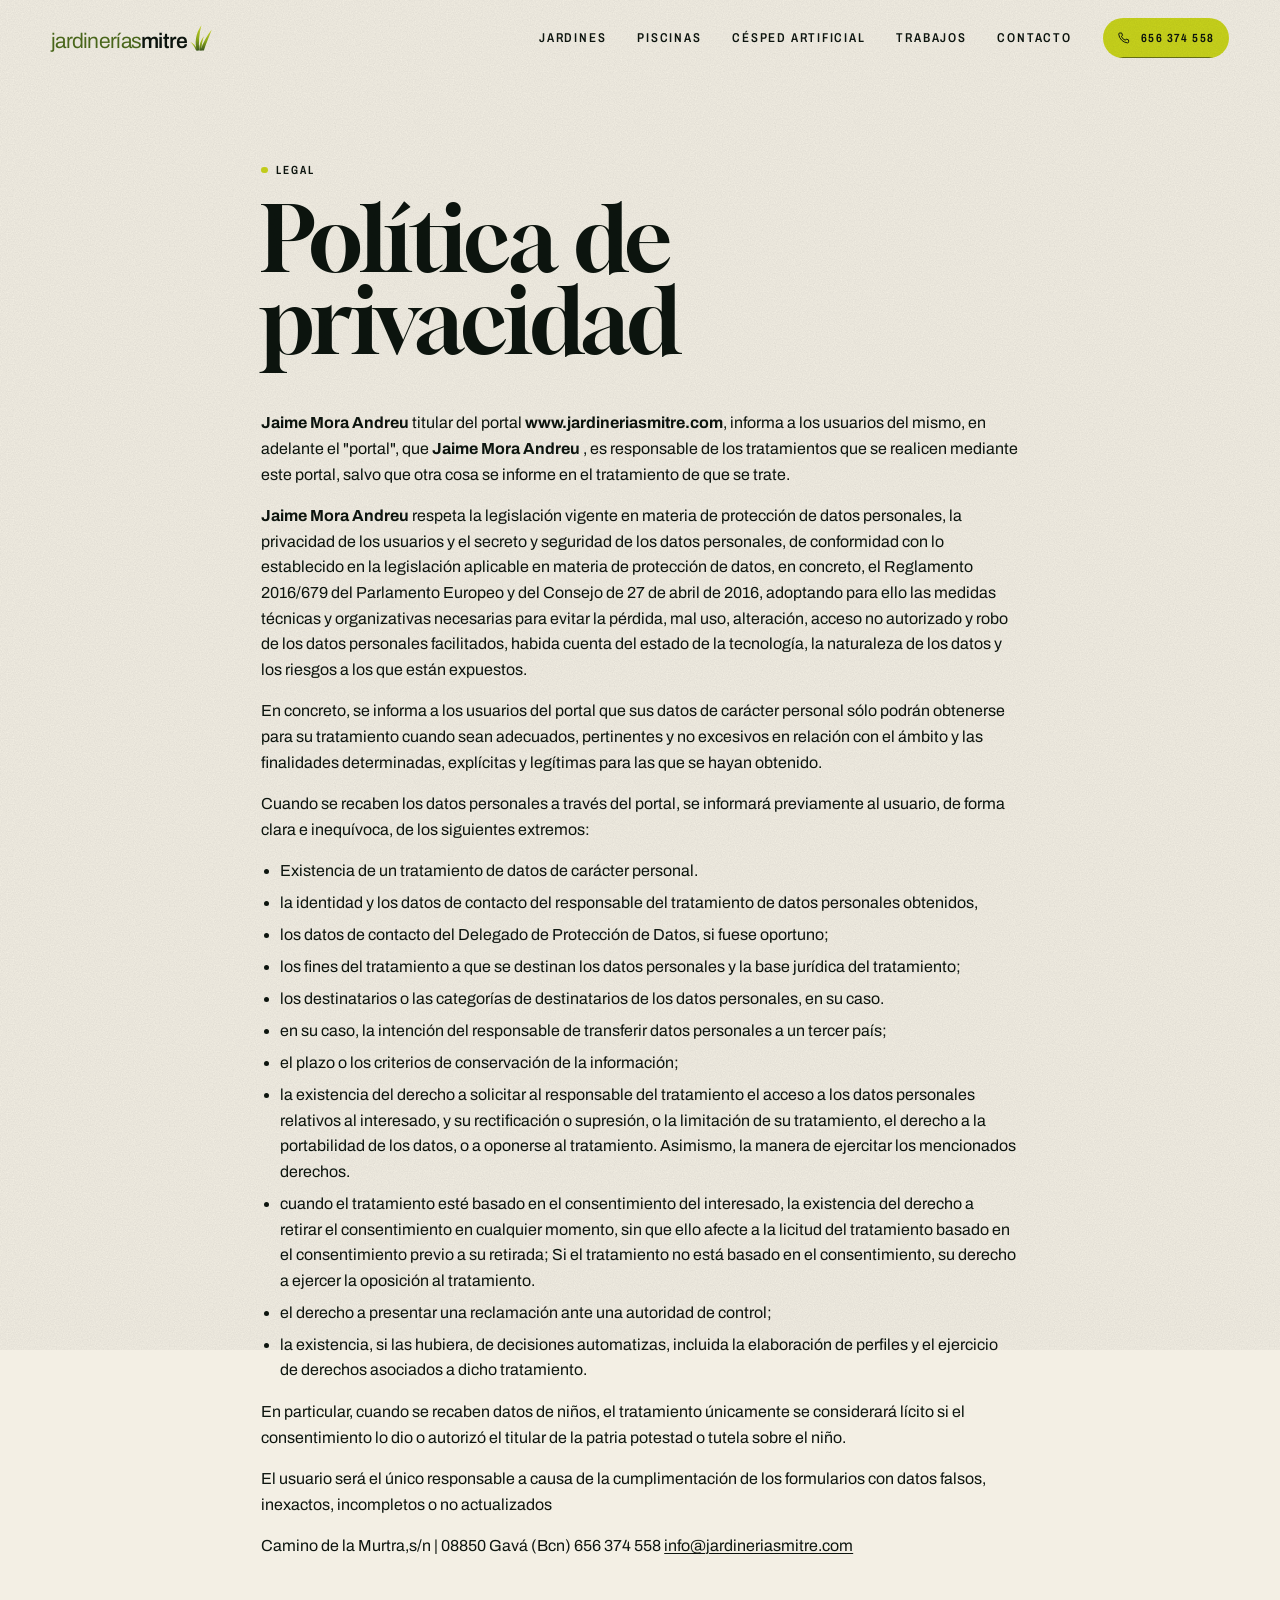
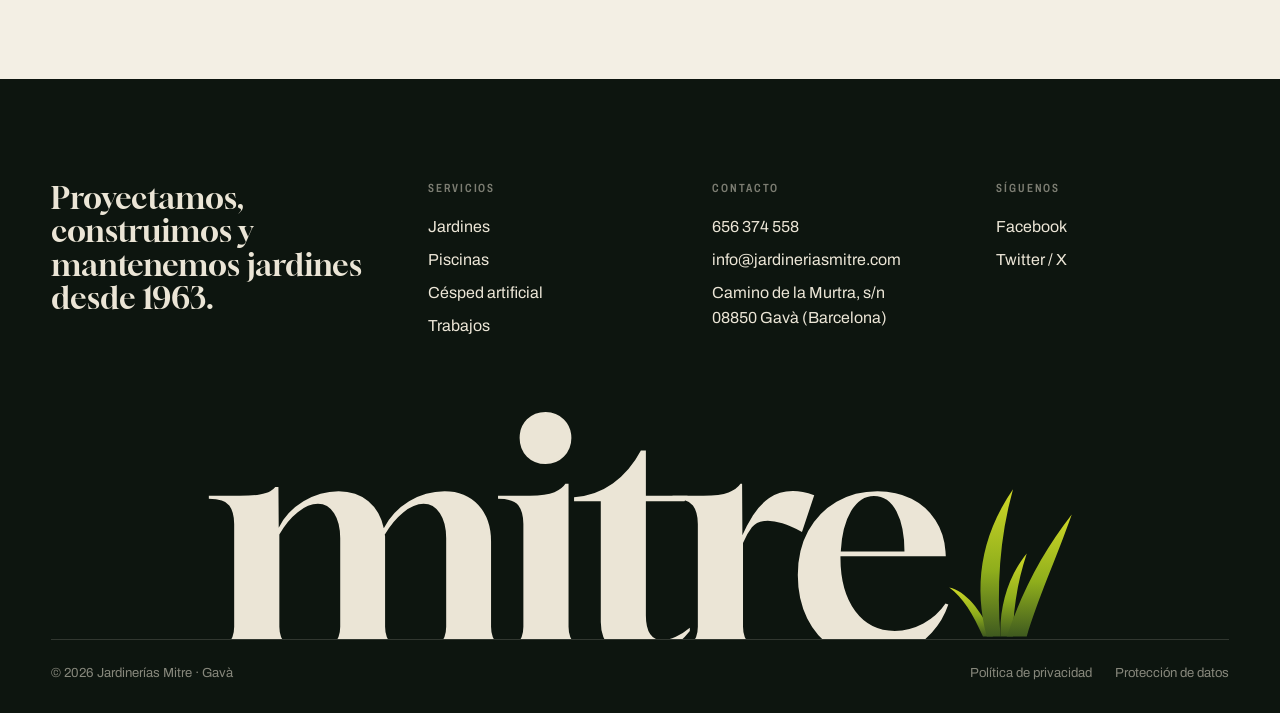
<file: privacidad.html>
<!doctype html>
<html lang="es" class="no-js">
<head>
<meta charset="utf-8">
<meta name="viewport" content="width=device-width, initial-scale=1">
<title>Política de privacidad | Jardinerías Mitre</title>
<meta name="description" content="Política de privacidad de jardineriasmitre.com">
<meta name="theme-color" content="#0d150f">
<meta property="og:type" content="website">
<meta property="og:locale" content="es_ES">
<meta property="og:title" content="Política de privacidad | Jardinerías Mitre">
<meta property="og:description" content="Política de privacidad de jardineriasmitre.com">
<meta property="og:image" content="https://jardineriasmitre.com/img/section-9.webp">
<link rel="icon" href="img/brote.svg" type="image/svg+xml">
<link rel="preconnect" href="https://fonts.googleapis.com">
<link rel="preconnect" href="https://fonts.gstatic.com" crossorigin>
<link href="https://fonts.googleapis.com/css2?family=Archivo:wdth,wght@62..125,100..900&family=Gloock&display=swap" rel="stylesheet">
<link rel="stylesheet" href="assets/css/styles.css">
<script>(function(d){d.classList.remove('no-js');try{if(!sessionStorage.getItem('mitre-intro')&&!matchMedia('(prefers-reduced-motion: reduce)').matches)d.classList.add('intro-on')}catch(e){}})(document.documentElement)</script>
<script src="assets/js/main.js" defer></script>
</head>
<body>
<div class="intro" aria-hidden="true">
  <div class="intro__cols"><i></i><i></i><i></i><i></i><i></i><i></i></div>
  <div class="intro__stage">
    <div class="intro__glow"></div>
    <div class="intro__mark">
      <div class="intro__wordmark"><span class="intro__word j">jardinerías</span><span class="intro__word m">mitre</span></div>
      <svg class="intro__sprout" viewBox="0 0 100 120" aria-hidden="true"><defs><linearGradient id="ig" x1="0" y1="0" x2="0" y2="1"><stop offset="0" stop-color="#cfd827"/><stop offset=".55" stop-color="#8fae1c"/><stop offset="1" stop-color="#3f5a1f"/></linearGradient></defs><g fill="url(#ig)"><path class="blade b1" d="M28 118C20 100 12 87 1 79c13 3 25 17 35 39z"/><path class="blade b2" d="M31 118C21 80 25 40 52 1 41 40 39 80 42 118z"/><path class="blade b3" d="M42 118c-1-23 6-48 21-66-7 21-11 44-11 66z"/><path class="blade b4" d="M47 118C60 80 77 49 99 21 87 55 71 90 63 118z"/></g></svg>
      <span class="intro__com">.com</span>
      <span class="intro__ground"></span>
    </div>
    <div class="intro__row"><span class="intro__year label">Desde <b>1963</b></span><span class="label intro__skip">Gavà · Barcelona</span></div>
  </div>
</div>
<a class="sr-only" href="#main">Saltar al contenido</a>
<header class="header header--light">
  <div class="wrap header__in">
    <a class="brand" href="index.html" aria-label="Jardinerías Mitre — inicio">
      <span class="brand__word"><span class="j">jardinerías</span><b>mitre</b></span>
      <img class="brand__sprout" src="img/brote.svg" alt="" width="22" height="26">
    </a>
    <nav class="nav" aria-label="Principal">
      <a href="jardines.html">Jardines</a>
      <a href="piscinas.html">Piscinas</a>
      <a href="cesped.html">Césped artificial</a>
      <a href="index.html#trabajos">Trabajos</a>
      <a href="index.html#contacto">Contacto</a>
      <a class="btn" href="tel:+34656374558"><svg viewBox="0 0 24 24" fill="none" stroke="currentColor" stroke-width="1.7" aria-hidden="true"><path d="M5 3.5h3.2l1.6 4.3-2.1 1.4a11 11 0 0 0 7.1 7.1l1.4-2.1 4.3 1.6V19a2 2 0 0 1-2 2A17.5 17.5 0 0 1 3 5.5a2 2 0 0 1 2-2Z"/></svg>656 374 558</a>
      <button class="burger" aria-label="Abrir menú" aria-expanded="false" aria-controls="mmenu"><span></span><span></span></button>
    </nav>
  </div>
</header>
<div class="mmenu" id="mmenu">
  <ol>
    <li><a href="index.html">Inicio</a></li>
    <li><a href="jardines.html">Jardines</a></li>
    <li><a href="piscinas.html">Piscinas</a></li>
    <li><a href="cesped.html">Césped</a></li>
    <li><a href="index.html#contacto">Contacto</a></li>
  </ol>
  <div class="mmenu__foot">
    <a href="tel:+34656374558">656 374 558</a>
    <a href="mailto:info@jardineriasmitre.com">info@jardineriasmitre.com</a>
    <span class="muted">Camino de la Murtra, s/n · Gavà</span>
  </div>
</div>
<main id="main" class="legal"><div class="wrap"><span class="label label--dot">Legal</span><h1 class="display">Política de privacidad</h1>
<p>
<strong>Jaime Mora Andreu  </strong>titular del portal 
<strong>www.jardineriasmitre.com</strong>, informa a los usuarios del mismo, en adelante el "portal", que 
<strong>Jaime Mora Andreu</strong> , es responsable de los tratamientos que se realicen mediante este portal, salvo que otra cosa se informe en el tratamiento de que se trate.</p>
<p>
<strong>Jaime Mora Andreu </strong>
respeta la legislaci&oacute;n vigente en materia de protecci&oacute;n de datos personales, la privacidad de los usuarios y el secreto y seguridad de los datos personales, de conformidad con lo establecido en la legislaci&oacute;n aplicable en materia de protecci&oacute;n de datos, en concreto, el Reglamento 2016/679 del Parlamento Europeo y del Consejo de 27 de abril de 2016, adoptando para ello las medidas t&eacute;cnicas y organizativas necesarias para evitar la p&eacute;rdida, mal uso, alteraci&oacute;n, acceso no autorizado y robo de los datos personales facilitados, habida cuenta del estado de la tecnolog&iacute;a, la naturaleza de los datos y los riesgos a los que est&aacute;n expuestos.</p>
<p>En concreto, se informa a los usuarios del portal que sus datos de car&aacute;cter personal s&oacute;lo podr&aacute;n obtenerse para su tratamiento cuando sean adecuados, pertinentes y no excesivos en relaci&oacute;n con el &aacute;mbito y las finalidades determinadas, expl&iacute;citas y leg&iacute;timas para las que se hayan obtenido.</p>
<p>Cuando se recaben los datos personales a trav&eacute;s del portal, se informar&aacute; previamente al usuario, de forma clara e inequ&iacute;voca, de los siguientes extremos:<br>
<ul>
	<li>Existencia de un tratamiento de datos de car&aacute;cter personal. </li>
	<li>la identidad y los datos de contacto del responsable del tratamiento de datos personales obtenidos, </li>
	<li>los datos de contacto del Delegado de Protecci&oacute;n de Datos, si fuese oportuno; </li>
	<li>los fines del tratamiento a que se destinan los datos personales y la base jur&iacute;dica del tratamiento; </li>
	<li>los destinatarios o las categor&iacute;as de destinatarios de los datos personales, en su caso.</li> 
	<li>en su caso, la intenci&oacute;n del responsable de transferir datos personales a un tercer pa&iacute;s; </li>
	<li>el plazo o los criterios de conservaci&oacute;n de la informaci&oacute;n; </li>
	<li>la existencia del derecho a solicitar al responsable del tratamiento el acceso a los datos personales relativos al interesado, y su rectificaci&oacute;n o supresi&oacute;n, o la limitaci&oacute;n de su tratamiento, el derecho a la portabilidad de los datos, o a oponerse al tratamiento. Asimismo, la manera de ejercitar los mencionados derechos. </li>
	<li>cuando el tratamiento est&eacute; basado en el consentimiento del interesado, la existencia del derecho a retirar el consentimiento en cualquier momento, sin que ello afecte a la licitud del tratamiento basado en el consentimiento previo a su retirada; Si el tratamiento no est&aacute; basado en el consentimiento, su derecho a ejercer la oposici&oacute;n al tratamiento. </li>
	<li>el derecho a presentar una reclamaci&oacute;n ante una autoridad de control; </li>
	<li>la existencia, si las hubiera, de decisiones automatizas, incluida la elaboraci&oacute;n de perfiles y el ejercicio de derechos asociados a dicho tratamiento.</li>
</ul>
</p>
<p>En particular, cuando se recaben datos de ni&ntilde;os, el tratamiento &uacute;nicamente se considerar&aacute; l&iacute;cito si el consentimiento lo dio o autoriz&oacute; el titular de la patria potestad o tutela sobre el ni&ntilde;o.</p>
<p>El usuario ser&aacute; el &uacute;nico responsable a causa de la cumplimentaci&oacute;n de los formularios con datos falsos, inexactos, incompletos o no actualizados</p>
		</section >
		<section>
								<span></span>
								Camino de la Murtra,s/n | 08850 Gav&aacute; (Bcn)
								<span></span>
								656 374 558
								<span></span>
								<a href="mailto:info@jardineriasmitre.com" target="_blank">info@jardineriasmitre.com</a>
</div></main>
<footer class="footer">
  <div class="wrap">
    <div class="footer__grid">
      <p class="footer__claim">Proyectamos, construimos y mantenemos jardines desde 1963.</p>
      <div>
        <h4 class="label">Servicios</h4>
        <ul>
          <li><a class="link-u" href="jardines.html">Jardines</a></li>
          <li><a class="link-u" href="piscinas.html">Piscinas</a></li>
          <li><a class="link-u" href="cesped.html">Césped artificial</a></li>
          <li><a class="link-u" href="index.html#trabajos">Trabajos</a></li>
        </ul>
      </div>
      <div>
        <h4 class="label">Contacto</h4>
        <ul>
          <li><a class="link-u" href="tel:+34656374558">656 374 558</a></li>
          <li><a class="link-u" href="mailto:info@jardineriasmitre.com">info@jardineriasmitre.com</a></li>
          <li>Camino de la Murtra, s/n<br>08850 Gavà (Barcelona)</li>
        </ul>
      </div>
      <div>
        <h4 class="label">Síguenos</h4>
        <ul>
          <li><a class="link-u" href="https://www.facebook.com/JardineriasMitre/" target="_blank" rel="noopener">Facebook</a></li>
          <li><a class="link-u" href="https://twitter.com/MitreJardineria" target="_blank" rel="noopener">Twitter / X</a></li>
        </ul>
      </div>
    </div>
    <div class="footer__mega" aria-hidden="true">mitre<img src="img/brote.svg" alt=""></div>
    <div class="footer__bar">
      <span>© <span data-year>2026</span> Jardinerías Mitre · Gavà</span>
      <nav aria-label="Legal"><a class="link-u" href="privacidad.html">Política de privacidad</a><a class="link-u" href="proteccion.html">Protección de datos</a></nav>
    </div>
  </div>
</footer>
<a class="fab" href="tel:+34656374558" aria-label="Llamar al 656 374 558"><svg viewBox="0 0 24 24" fill="none" stroke="currentColor" stroke-width="1.7" aria-hidden="true"><path d="M5 3.5h3.2l1.6 4.3-2.1 1.4a11 11 0 0 0 7.1 7.1l1.4-2.1 4.3 1.6V19a2 2 0 0 1-2 2A17.5 17.5 0 0 1 3 5.5a2 2 0 0 1 2-2Z"/></svg></a>
</body>
</html>
</file>
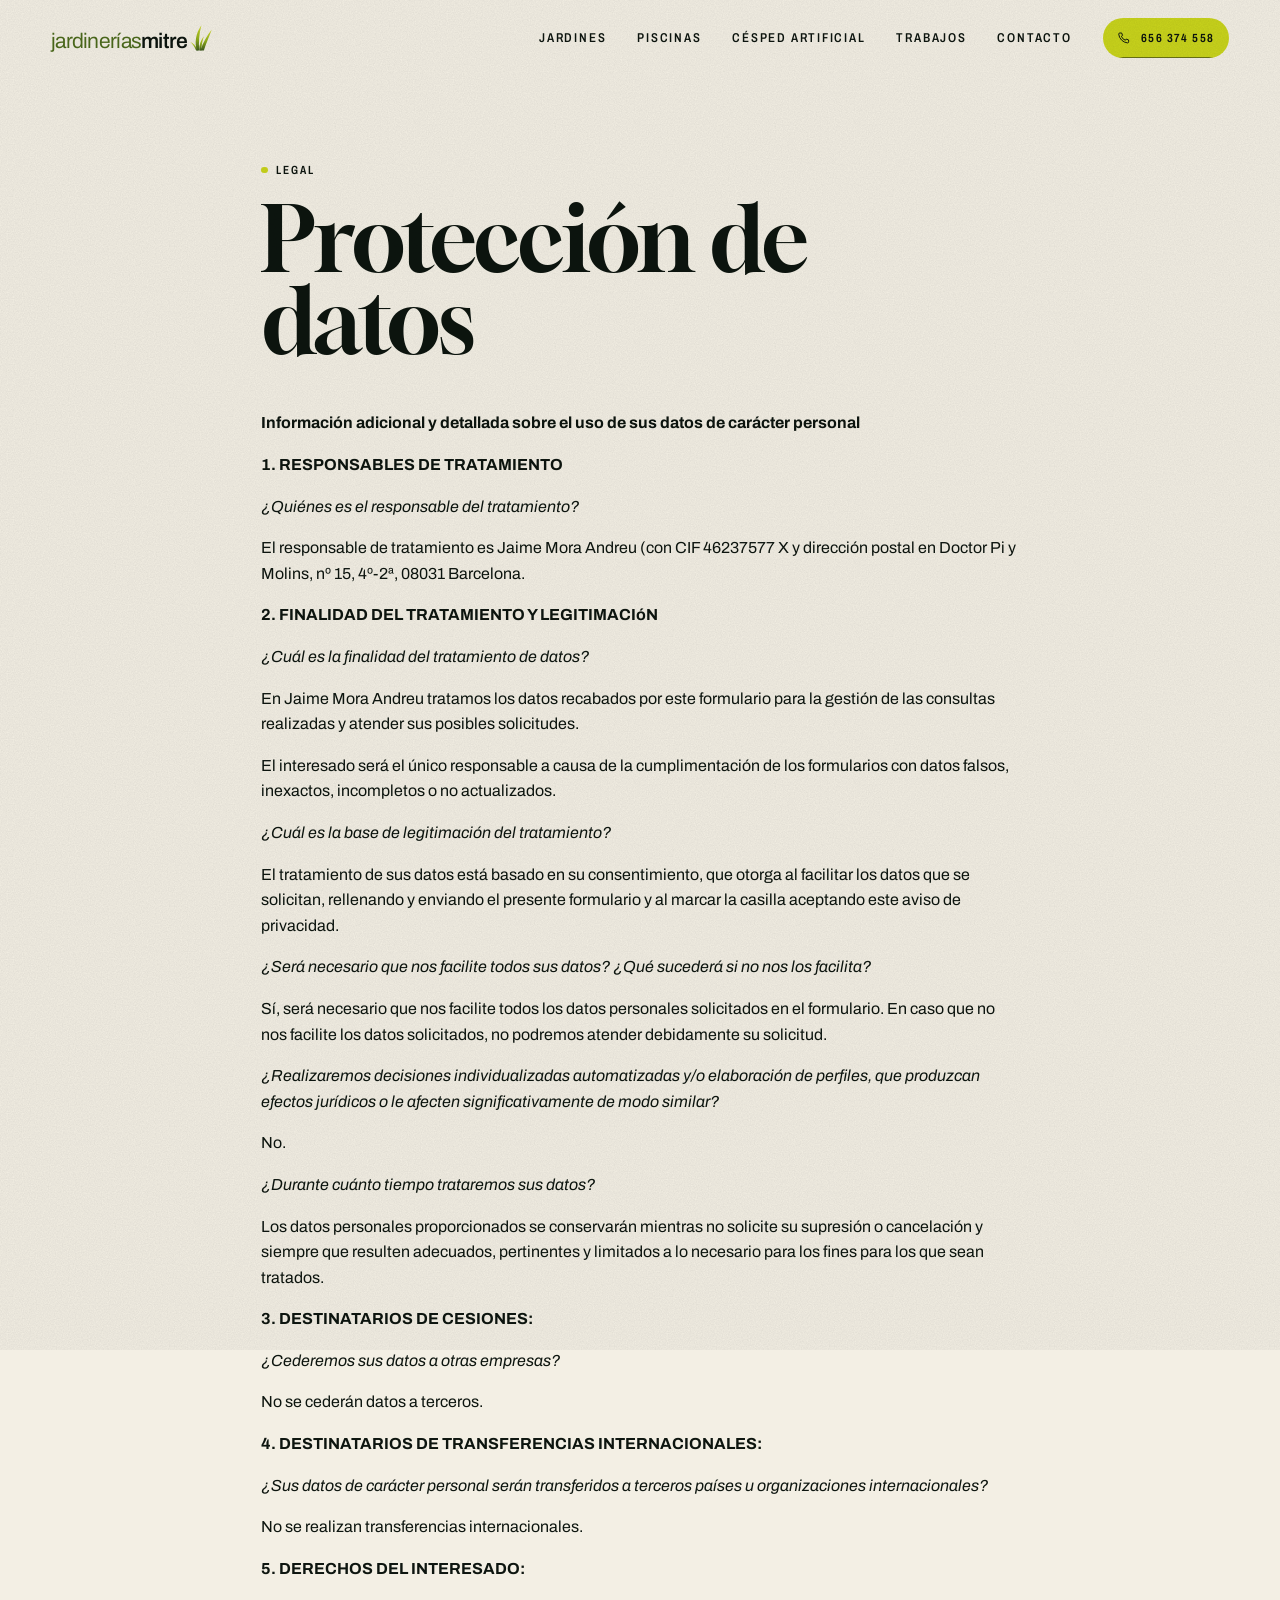
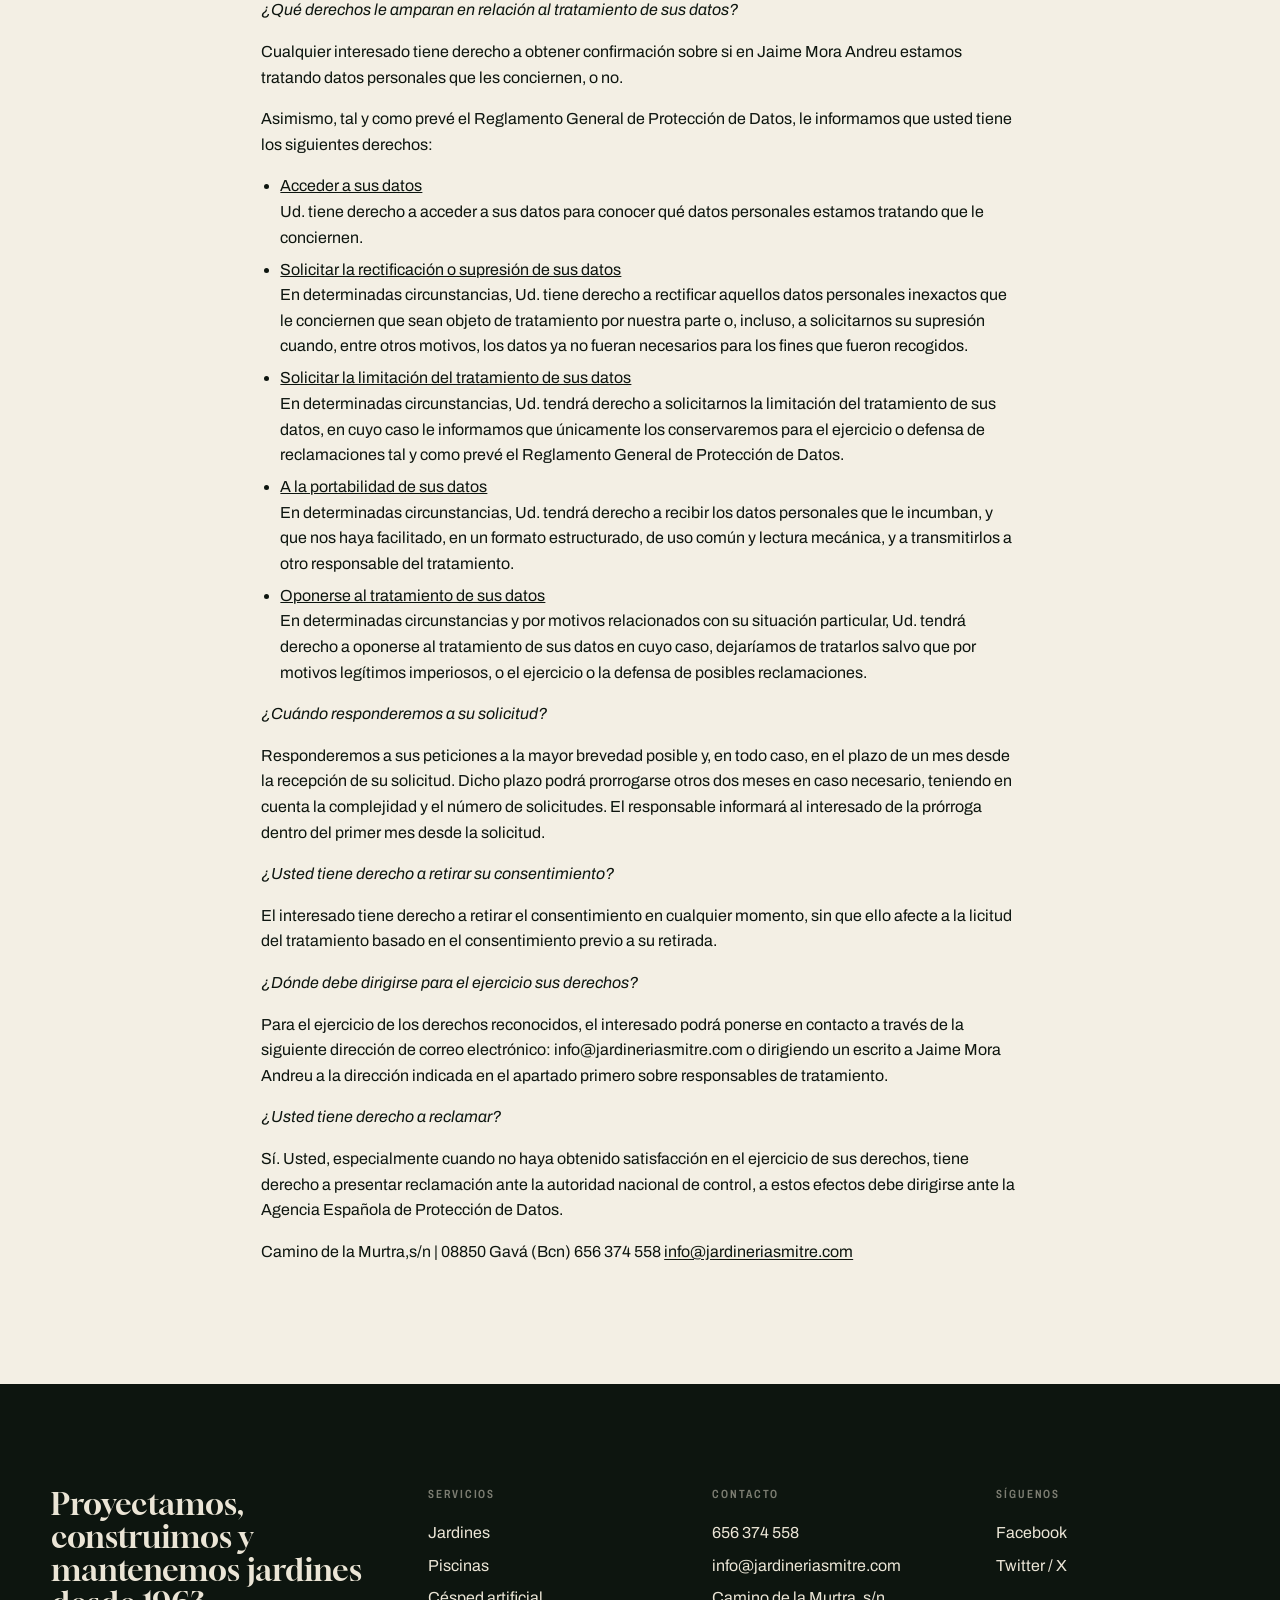
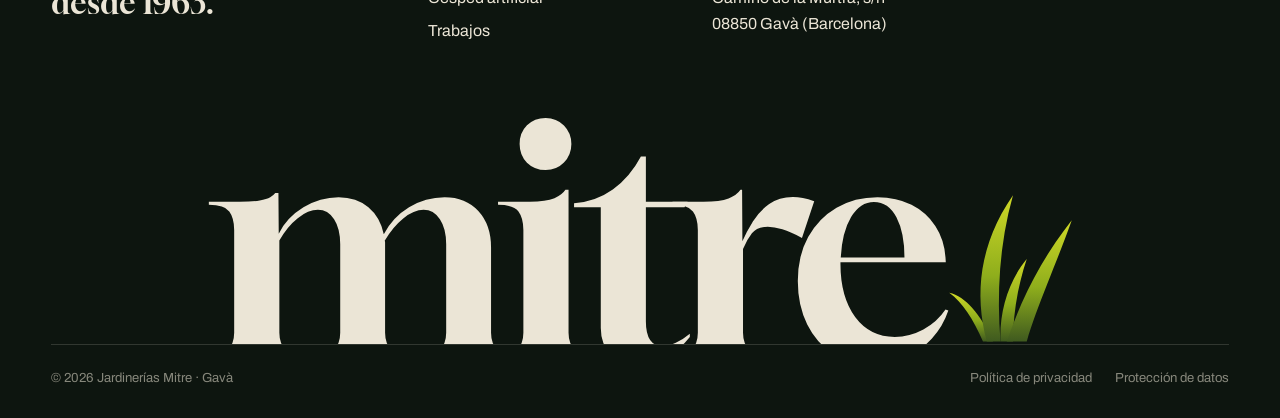
<file: proteccion.html>
<!doctype html>
<html lang="es" class="no-js">
<head>
<meta charset="utf-8">
<meta name="viewport" content="width=device-width, initial-scale=1">
<title>Protección de datos | Jardinerías Mitre</title>
<meta name="description" content="Protección de datos de jardineriasmitre.com">
<meta name="theme-color" content="#0d150f">
<meta property="og:type" content="website">
<meta property="og:locale" content="es_ES">
<meta property="og:title" content="Protección de datos | Jardinerías Mitre">
<meta property="og:description" content="Protección de datos de jardineriasmitre.com">
<meta property="og:image" content="https://jardineriasmitre.com/img/section-9.webp">
<link rel="icon" href="img/brote.svg" type="image/svg+xml">
<link rel="preconnect" href="https://fonts.googleapis.com">
<link rel="preconnect" href="https://fonts.gstatic.com" crossorigin>
<link href="https://fonts.googleapis.com/css2?family=Archivo:wdth,wght@62..125,100..900&family=Gloock&display=swap" rel="stylesheet">
<link rel="stylesheet" href="assets/css/styles.css">
<script>(function(d){d.classList.remove('no-js');try{if(!sessionStorage.getItem('mitre-intro')&&!matchMedia('(prefers-reduced-motion: reduce)').matches)d.classList.add('intro-on')}catch(e){}})(document.documentElement)</script>
<script src="assets/js/main.js" defer></script>
</head>
<body>
<div class="intro" aria-hidden="true">
  <div class="intro__cols"><i></i><i></i><i></i><i></i><i></i><i></i></div>
  <div class="intro__stage">
    <div class="intro__glow"></div>
    <div class="intro__mark">
      <div class="intro__wordmark"><span class="intro__word j">jardinerías</span><span class="intro__word m">mitre</span></div>
      <svg class="intro__sprout" viewBox="0 0 100 120" aria-hidden="true"><defs><linearGradient id="ig" x1="0" y1="0" x2="0" y2="1"><stop offset="0" stop-color="#cfd827"/><stop offset=".55" stop-color="#8fae1c"/><stop offset="1" stop-color="#3f5a1f"/></linearGradient></defs><g fill="url(#ig)"><path class="blade b1" d="M28 118C20 100 12 87 1 79c13 3 25 17 35 39z"/><path class="blade b2" d="M31 118C21 80 25 40 52 1 41 40 39 80 42 118z"/><path class="blade b3" d="M42 118c-1-23 6-48 21-66-7 21-11 44-11 66z"/><path class="blade b4" d="M47 118C60 80 77 49 99 21 87 55 71 90 63 118z"/></g></svg>
      <span class="intro__com">.com</span>
      <span class="intro__ground"></span>
    </div>
    <div class="intro__row"><span class="intro__year label">Desde <b>1963</b></span><span class="label intro__skip">Gavà · Barcelona</span></div>
  </div>
</div>
<a class="sr-only" href="#main">Saltar al contenido</a>
<header class="header header--light">
  <div class="wrap header__in">
    <a class="brand" href="index.html" aria-label="Jardinerías Mitre — inicio">
      <span class="brand__word"><span class="j">jardinerías</span><b>mitre</b></span>
      <img class="brand__sprout" src="img/brote.svg" alt="" width="22" height="26">
    </a>
    <nav class="nav" aria-label="Principal">
      <a href="jardines.html">Jardines</a>
      <a href="piscinas.html">Piscinas</a>
      <a href="cesped.html">Césped artificial</a>
      <a href="index.html#trabajos">Trabajos</a>
      <a href="index.html#contacto">Contacto</a>
      <a class="btn" href="tel:+34656374558"><svg viewBox="0 0 24 24" fill="none" stroke="currentColor" stroke-width="1.7" aria-hidden="true"><path d="M5 3.5h3.2l1.6 4.3-2.1 1.4a11 11 0 0 0 7.1 7.1l1.4-2.1 4.3 1.6V19a2 2 0 0 1-2 2A17.5 17.5 0 0 1 3 5.5a2 2 0 0 1 2-2Z"/></svg>656 374 558</a>
      <button class="burger" aria-label="Abrir menú" aria-expanded="false" aria-controls="mmenu"><span></span><span></span></button>
    </nav>
  </div>
</header>
<div class="mmenu" id="mmenu">
  <ol>
    <li><a href="index.html">Inicio</a></li>
    <li><a href="jardines.html">Jardines</a></li>
    <li><a href="piscinas.html">Piscinas</a></li>
    <li><a href="cesped.html">Césped</a></li>
    <li><a href="index.html#contacto">Contacto</a></li>
  </ol>
  <div class="mmenu__foot">
    <a href="tel:+34656374558">656 374 558</a>
    <a href="mailto:info@jardineriasmitre.com">info@jardineriasmitre.com</a>
    <span class="muted">Camino de la Murtra, s/n · Gavà</span>
  </div>
</div>
<main id="main" class="legal"><div class="wrap"><span class="label label--dot">Legal</span><h1 class="display">Protección de datos</h1>
<p><strong>Informaci&oacute;n adicional y detallada sobre el uso de sus datos de car&aacute;cter personal</strong></p>
<p><strong>1. RESPONSABLES DE TRATAMIENTO</strong></p>
<p><em>&iquest;Qui&eacute;nes es el responsable del tratamiento?</em></p>
<p>El responsable de tratamiento es 
Jaime Mora Andreu (con CIF 46237577 X y direcci&oacute;n postal en Doctor Pi y Molins, nº 15, 4º-2ª, 08031 Barcelona. </p>
<p><strong>2. FINALIDAD DEL TRATAMIENTO Y LEGITIMACI&oacute;N</strong></p>
<p><em>&iquest;Cu&aacute;l es la finalidad del tratamiento de datos?</em></p>
<p>En 
Jaime Mora Andreu
tratamos los datos recabados por este formulario para la gesti&oacute;n de las consultas realizadas y atender sus posibles solicitudes.</p>
<p>El interesado ser&aacute; el &uacute;nico responsable a causa de la cumplimentaci&oacute;n de los formularios con datos falsos, inexactos, incompletos o no actualizados.</p>
<p><em>&iquest;Cu&aacute;l es la base de legitimaci&oacute;n del tratamiento?</em></p>
<p>El tratamiento de sus datos est&aacute; basado en su consentimiento, que otorga al facilitar los datos que se solicitan, rellenando y enviando el presente formulario y al marcar la casilla aceptando este aviso de privacidad.</p>
<p><em>&iquest;Ser&aacute; necesario que nos facilite todos sus datos? &iquest;Qu&eacute; suceder&aacute; si no nos los facilita?</em></p>
<p>S&iacute;, ser&aacute; necesario que nos facilite todos los datos personales solicitados en el formulario. En caso que no nos facilite los datos solicitados, no podremos atender debidamente su solicitud.</p>
<p><em>&iquest;Realizaremos decisiones individualizadas automatizadas y/o elaboraci&oacute;n de perfiles, que produzcan efectos jur&iacute;dicos o le afecten significativamente de modo similar?</em></p>
<p>No.</p>
<p><em>&iquest;Durante cu&aacute;nto tiempo trataremos sus datos?</em></p>
<p>Los datos personales proporcionados se conservar&aacute;n mientras no solicite su supresi&oacute;n o cancelaci&oacute;n y siempre que resulten adecuados, pertinentes y limitados a lo necesario para los fines para los que sean tratados.</p>
<p><strong> 3. DESTINATARIOS DE CESIONES:</strong></p>
<p><em>&iquest;Cederemos sus datos a otras empresas?</em></p>
<p>No se ceder&aacute;n datos a terceros. </p>
<p><strong>4. DESTINATARIOS DE TRANSFERENCIAS INTERNACIONALES:</strong></p>
<p><em>&iquest;Sus datos de car&aacute;cter personal ser&aacute;n transferidos a terceros pa&iacute;ses u organizaciones internacionales?</em></p>
<p>No se realizan transferencias internacionales. </p>
<strong>5. DERECHOS DEL INTERESADO:</strong></p>
<p><em>&iquest;Qu&eacute; derechos le amparan en relaci&oacute;n al tratamiento de sus datos?</em></p>
<p>Cualquier interesado tiene derecho a obtener confirmaci&oacute;n sobre si en 
Jaime Mora Andreu
estamos tratando datos personales que les conciernen, o no.</p>
<p>Asimismo, tal y como prev&eacute; el Reglamento General de Protecci&oacute;n de Datos, le informamos que usted tiene los siguientes derechos:<br>
<ul>
	<li><u>Acceder a sus datos</u><br>Ud. tiene derecho a acceder a sus datos para conocer qu&eacute; datos personales estamos tratando que le conciernen.</li>
	<li><u>Solicitar la rectificaci&oacute;n o supresi&oacute;n de sus datos</u><br>En determinadas circunstancias, Ud. tiene derecho a rectificar aquellos datos personales inexactos que le conciernen que sean objeto de tratamiento por nuestra parte o, incluso, a solicitarnos su supresi&oacute;n cuando, entre otros motivos, los datos ya no fueran necesarios para los fines que fueron recogidos.</li>
	<li><u>Solicitar la limitaci&oacute;n del tratamiento de sus datos</u><br>En determinadas circunstancias, Ud. tendr&aacute; derecho a solicitarnos la limitaci&oacute;n del tratamiento de sus datos, en cuyo caso le informamos que &uacute;nicamente los conservaremos para el ejercicio o defensa de reclamaciones tal y como prev&eacute; el Reglamento General de Protecci&oacute;n de Datos.</li>
	<li><u>A la portabilidad de sus datos</u><br>En determinadas circunstancias, Ud. tendr&aacute; derecho a recibir los datos personales que le incumban, y que nos haya facilitado, en un formato estructurado, de uso com&uacute;n y lectura mec&aacute;nica, y a transmitirlos a otro responsable del tratamiento.</li>
	<li><u>Oponerse al tratamiento de sus datos</u><br>En determinadas circunstancias y por motivos relacionados con su situaci&oacute;n particular, Ud. tendr&aacute; derecho a oponerse al tratamiento de sus datos en cuyo caso, dejar&iacute;amos de tratarlos salvo que por motivos leg&iacute;timos imperiosos, o el ejercicio o la defensa de posibles reclamaciones.</li>
</ul>
</p>
<p><em>&iquest;Cu&aacute;ndo responderemos a su solicitud?</em></p>
<p>Responderemos a sus peticiones a la mayor brevedad posible y, en todo caso, en el plazo de un mes desde la recepci&oacute;n de su solicitud. Dicho plazo podr&aacute; prorrogarse otros dos meses en caso necesario, teniendo en cuenta la complejidad y el n&uacute;mero de solicitudes. El responsable informar&aacute; al interesado de la pr&oacute;rroga dentro del primer mes desde la solicitud.</p>
<p><em>&iquest;Usted tiene derecho a retirar su consentimiento?</em></p>
<p>El interesado tiene derecho a retirar el consentimiento en cualquier momento, sin que ello afecte a la licitud del tratamiento basado en el consentimiento previo a su retirada.</p>
<p><em>&iquest;D&oacute;nde debe dirigirse para el ejercicio sus derechos?</em></p>
<p>Para el ejercicio de los derechos reconocidos, el interesado podr&aacute; ponerse en contacto a trav&eacute;s de la siguiente direcci&oacute;n de correo electr&oacute;nico: 
info@jardineriasmitre.com
 o dirigiendo un escrito a 
Jaime Mora Andreu
 a la direcci&oacute;n indicada en el apartado primero sobre responsables de tratamiento.</p>
<p><em>&iquest;Usted tiene derecho a reclamar?</em></p>
<p>S&iacute;. Usted, especialmente cuando no haya obtenido satisfacci&oacute;n en el ejercicio de sus derechos, tiene derecho a presentar reclamaci&oacute;n ante la autoridad nacional de control, a estos efectos debe dirigirse ante la Agencia Española de Protecci&oacute;n de Datos.</p>
		</section >
		<section>
								<span></span>
								Camino de la Murtra,s/n | 08850 Gav&aacute; (Bcn)
								<span></span>
								656 374 558
								<span></span>
								<a href="mailto:info@jardineriasmitre.com" target="_blank">info@jardineriasmitre.com</a>
</div></main>
<footer class="footer">
  <div class="wrap">
    <div class="footer__grid">
      <p class="footer__claim">Proyectamos, construimos y mantenemos jardines desde 1963.</p>
      <div>
        <h4 class="label">Servicios</h4>
        <ul>
          <li><a class="link-u" href="jardines.html">Jardines</a></li>
          <li><a class="link-u" href="piscinas.html">Piscinas</a></li>
          <li><a class="link-u" href="cesped.html">Césped artificial</a></li>
          <li><a class="link-u" href="index.html#trabajos">Trabajos</a></li>
        </ul>
      </div>
      <div>
        <h4 class="label">Contacto</h4>
        <ul>
          <li><a class="link-u" href="tel:+34656374558">656 374 558</a></li>
          <li><a class="link-u" href="mailto:info@jardineriasmitre.com">info@jardineriasmitre.com</a></li>
          <li>Camino de la Murtra, s/n<br>08850 Gavà (Barcelona)</li>
        </ul>
      </div>
      <div>
        <h4 class="label">Síguenos</h4>
        <ul>
          <li><a class="link-u" href="https://www.facebook.com/JardineriasMitre/" target="_blank" rel="noopener">Facebook</a></li>
          <li><a class="link-u" href="https://twitter.com/MitreJardineria" target="_blank" rel="noopener">Twitter / X</a></li>
        </ul>
      </div>
    </div>
    <div class="footer__mega" aria-hidden="true">mitre<img src="img/brote.svg" alt=""></div>
    <div class="footer__bar">
      <span>© <span data-year>2026</span> Jardinerías Mitre · Gavà</span>
      <nav aria-label="Legal"><a class="link-u" href="privacidad.html">Política de privacidad</a><a class="link-u" href="proteccion.html">Protección de datos</a></nav>
    </div>
  </div>
</footer>
<a class="fab" href="tel:+34656374558" aria-label="Llamar al 656 374 558"><svg viewBox="0 0 24 24" fill="none" stroke="currentColor" stroke-width="1.7" aria-hidden="true"><path d="M5 3.5h3.2l1.6 4.3-2.1 1.4a11 11 0 0 0 7.1 7.1l1.4-2.1 4.3 1.6V19a2 2 0 0 1-2 2A17.5 17.5 0 0 1 3 5.5a2 2 0 0 1 2-2Z"/></svg></a>
</body>
</html>
</file>
<file: assets/css/styles.css>
/* ==========================================================================
   Jardinerías Mitre — hoja de estilos
   Tipografía: Gloock (titulares) + Archivo (texto, ancho variable)
   ========================================================================== */

:root {
  --ink: #0d150f;
  --ink-2: #142019;
  --moss: #233428;
  --fern: #3d5530;
  --leaf: #4c6a1c;
  --lime: #c9d41c;
  --lime-soft: #dfe57a;
  --bone: #ebe5d6;
  --paper: #f3efe4;
  --clay: #b5582f;
  --line-dark: rgba(235, 229, 214, .16);
  --line-light: rgba(13, 21, 15, .14);

  --f-display: "Gloock", "Times New Roman", serif;
  --f-text: "Archivo", "Helvetica Neue", Arial, sans-serif;

  --gutter: clamp(16px, 4vw, 56px);
  --max: 1480px;
  --ease: cubic-bezier(.2, .7, .1, 1);
  --ease-in-out: cubic-bezier(.7, 0, .2, 1);
  --header-h: 76px;
  color-scheme: light;
}

*, *::before, *::after { box-sizing: border-box; }
html { overflow-x: clip; -webkit-text-size-adjust: 100%; scroll-padding-top: var(--header-h); }
body {
  margin: 0;
  background: var(--paper);
  color: var(--ink);
  font-family: var(--f-text);
  font-size: clamp(16px, 1.05vw, 18px);
  line-height: 1.6;
  font-variation-settings: "wdth" 100;
  -webkit-font-smoothing: antialiased;
  text-rendering: optimizeLegibility;
  overflow-x: clip;
}
img { display: block; max-width: 100%; height: auto; }
a { color: inherit; text-decoration: none; }
button { font: inherit; color: inherit; background: none; border: 0; cursor: pointer; padding: 0; }
p { margin: 0 0 1em; }
h1, h2, h3, h4 { margin: 0; font-weight: 400; }
ul { margin: 0; padding: 0; list-style: none; }
figure { margin: 0; }
::selection { background: var(--lime); color: var(--ink); }
:focus-visible { outline: 2px solid var(--lime); outline-offset: 3px; border-radius: 2px; }

/* Grano analógico sobre toda la página */
body::after {
  content: "";
  position: fixed;
  inset: -50%;
  z-index: 200;
  pointer-events: none;
  opacity: .07;
  background-image: url("data:image/svg+xml,%3Csvg xmlns='http://www.w3.org/2000/svg' width='220' height='220'%3E%3Cfilter id='n'%3E%3CfeTurbulence type='fractalNoise' baseFrequency='.85' numOctaves='3' stitchTiles='stitch'/%3E%3CfeColorMatrix values='0 0 0 0 0 0 0 0 0 0 0 0 0 0 0 0 0 0 1.1 0'/%3E%3C/filter%3E%3Crect width='100%25' height='100%25' filter='url(%23n)'/%3E%3C/svg%3E");
  animation: grain 1.2s steps(6) infinite;
}
@keyframes grain {
  0% { transform: translate(0, 0); }
  20% { transform: translate(-3%, 2%); }
  40% { transform: translate(2%, -4%); }
  60% { transform: translate(-4%, -1%); }
  80% { transform: translate(3%, 3%); }
  100% { transform: translate(0, 0); }
}

.wrap { width: 100%; max-width: var(--max); margin-inline: auto; padding-inline: var(--gutter); }
.sr-only { position: absolute; width: 1px; height: 1px; overflow: hidden; clip: rect(0 0 0 0); white-space: nowrap; }

/* ---------- Utilidades tipográficas ---------- */
.label {
  font-family: var(--f-text);
  font-variation-settings: "wdth" 72;
  font-weight: 600;
  font-size: .74rem;
  letter-spacing: .16em;
  text-transform: uppercase;
  line-height: 1.3;
}
.label--dot::before {
  content: "";
  display: inline-block;
  width: .55em; height: .55em;
  margin-right: .7em;
  border-radius: 50%;
  background: var(--lime);
  vertical-align: .05em;
}
.display {
  font-family: var(--f-display);
  font-weight: 400;
  line-height: .92;
  letter-spacing: -.02em;
}
.h-xl { font-size: clamp(3rem, 9.6vw, 10.5rem); }
.h-l { font-size: clamp(2.5rem, 6.4vw, 6.6rem); }
.h-m { font-size: clamp(2rem, 4vw, 3.8rem); line-height: 1; }
.h-s { font-size: clamp(1.5rem, 2.2vw, 2.1rem); line-height: 1.08; }
.lead { font-size: clamp(1.15rem, 1.6vw, 1.45rem); line-height: 1.45; font-variation-settings: "wdth" 96; }
.muted { opacity: .72; }
.lime { color: var(--lime); }
.leaf { color: var(--leaf); }

/* ---------- Botones ---------- */
.btn {
  --bg: var(--lime);
  --fg: var(--ink);
  position: relative;
  display: inline-flex;
  align-items: center;
  gap: .9em;
  padding: 1.05em 1.5em 1.05em 1.6em;
  border-radius: 999px;
  background: var(--bg);
  color: var(--fg);
  font-variation-settings: "wdth" 80;
  font-weight: 650;
  font-size: .82rem;
  letter-spacing: .12em;
  text-transform: uppercase;
  overflow: hidden;
  isolation: isolate;
  transition: color .5s var(--ease);
}
.btn::before {
  content: "";
  position: absolute;
  inset: 0;
  z-index: -1;
  background: var(--ink);
  border-radius: inherit;
  transform: translateY(101%);
  transition: transform .55s var(--ease);
}
.btn:hover { color: var(--lime); }
.btn:hover::before { transform: translateY(0); }
.btn svg { width: 1.15em; height: 1.15em; transition: transform .5s var(--ease); }
.btn:hover svg { transform: translateX(4px) rotate(-45deg); }
.btn--ghost { --bg: transparent; --fg: currentColor; box-shadow: inset 0 0 0 1px currentColor; }
.btn--ghost::before { background: var(--lime); }
.btn--ghost:hover { color: var(--ink); }
.btn--ink { --bg: var(--ink); --fg: var(--bone); }
.btn--ink::before { background: var(--paper); }
.btn--ink:hover { color: var(--ink); }

.link-u {
  background: linear-gradient(currentColor, currentColor) 0 100% / 0 1px no-repeat;
  transition: background-size .5s var(--ease);
  padding-bottom: 2px;
}
.link-u:hover { background-size: 100% 1px; }

/* ==========================================================================
   Cabecera
   ========================================================================== */
.header {
  position: fixed;
  inset: 0 0 auto;
  z-index: 100;
  height: var(--header-h);
  color: var(--bone);
  transition: transform .6s var(--ease), background-color .4s, color .4s, height .4s;
}
.header__in {
  height: 100%;
  display: flex;
  align-items: center;
  justify-content: space-between;
  gap: 2rem;
}
.header.is-scrolled { background: rgba(13, 21, 15, .88); backdrop-filter: blur(14px); -webkit-backdrop-filter: blur(14px); height: 64px; }
.header.is-hidden { transform: translateY(-100%); }
.header--light:not(.is-scrolled) { color: var(--ink); }

.brand { display: inline-flex; align-items: flex-end; gap: .1rem; line-height: 1; white-space: nowrap; }
.brand__word { font-family: var(--f-text); font-size: 1.32rem; letter-spacing: -.035em; font-weight: 380; }
.brand__word b { font-weight: 560; }
.brand__word .j { color: var(--lime); }
.header--light:not(.is-scrolled) .brand__word .j { color: var(--leaf); }
.brand__sprout { width: 22px; height: auto; margin-left: 1px; transform-origin: 50% 100%; transition: transform .8s var(--ease); }
.brand:hover .brand__sprout { transform: rotate(-8deg) scale(1.08); }

.nav { display: flex; align-items: center; gap: clamp(1.2rem, 2.4vw, 2.6rem); }
.nav a:not(.btn) {
  position: relative;
  font-variation-settings: "wdth" 78;
  font-weight: 560;
  font-size: .8rem;
  letter-spacing: .14em;
  text-transform: uppercase;
}
.nav a:not(.btn)::after {
  content: "";
  position: absolute; left: 0; right: 0; bottom: -6px;
  height: 1px; background: currentColor;
  transform: scaleX(0); transform-origin: right;
  transition: transform .5s var(--ease);
}
.nav a:not(.btn):hover::after, .nav a[aria-current="page"]::after { transform: scaleX(1); transform-origin: left; }
.nav .btn { padding: .85em 1.2em; font-size: .74rem; }

.burger { display: none; width: 46px; height: 46px; border-radius: 50%; position: relative; box-shadow: inset 0 0 0 1px currentColor; }
.burger span { position: absolute; left: 14px; right: 14px; height: 1.5px; background: currentColor; transition: transform .5s var(--ease), top .5s var(--ease); }
.burger span:nth-child(1) { top: 19px; }
.burger span:nth-child(2) { top: 26px; }
.menu-open .burger span:nth-child(1) { top: 22.5px; transform: rotate(45deg); }
.menu-open .burger span:nth-child(2) { top: 22.5px; transform: rotate(-45deg); }

.mmenu {
  position: fixed; inset: 0; z-index: 90;
  background: var(--ink);
  color: var(--bone);
  display: flex; flex-direction: column; justify-content: space-between;
  padding: calc(var(--header-h) + 4vh) var(--gutter) 32px;
  clip-path: circle(0% at calc(100% - 40px) 38px);
  transition: clip-path .9s var(--ease-in-out);
  visibility: hidden;
}
.menu-open .mmenu { clip-path: circle(150% at calc(100% - 40px) 38px); visibility: visible; }
.mmenu ol { list-style: none; margin: 0; padding: 0; counter-reset: m; }
.mmenu li { counter-increment: m; border-bottom: 1px solid var(--line-dark); overflow: hidden; }
.mmenu li a {
  display: flex; align-items: baseline; gap: 1rem;
  font-family: var(--f-display); font-size: clamp(2.6rem, 11vw, 4.6rem); line-height: 1.15;
  transform: translateY(100%); transition: transform .8s var(--ease);
}
.mmenu li a::before { content: "0" counter(m); font-family: var(--f-text); font-size: .8rem; letter-spacing: .1em; color: var(--lime); }
.menu-open .mmenu li a { transform: none; }
.menu-open .mmenu li:nth-child(2) a { transition-delay: .06s; }
.menu-open .mmenu li:nth-child(3) a { transition-delay: .12s; }
.menu-open .mmenu li:nth-child(4) a { transition-delay: .18s; }
.menu-open .mmenu li:nth-child(5) a { transition-delay: .24s; }
.mmenu__foot { display: grid; gap: .4rem; font-size: .95rem; }
.mmenu__foot a:first-child { font-family: var(--f-display); font-size: 2rem; color: var(--lime); }
.menu-open { overflow: hidden; }
.menu-open .header { background: transparent; backdrop-filter: none; color: var(--bone); transform: none; }

/* ==========================================================================
   Hero portada
   ========================================================================== */
.hero {
  position: relative;
  min-height: 100svh;
  background: var(--ink);
  color: var(--bone);
  padding-top: calc(var(--header-h) + clamp(24px, 5vh, 64px));
  padding-bottom: clamp(28px, 5vh, 56px);
  overflow: hidden;
  display: flex;
}
.hero::before {
  /* luz cenital verde, muy sutil */
  content: "";
  position: absolute; inset: -20% -10% auto auto;
  width: 70vw; height: 70vw;
  background: radial-gradient(closest-side, rgba(201, 212, 28, .12), transparent 70%);
  pointer-events: none;
}
.hero .wrap { display: grid; grid-template-columns: minmax(0, 1.3fr) minmax(0, .7fr); grid-template-rows: auto 1fr auto; gap: 0 clamp(24px, 4vw, 72px); position: relative; }
.hero__meta { grid-column: 1 / -1; display: flex; justify-content: space-between; gap: 1rem; padding-bottom: clamp(24px, 5vh, 56px); color: rgba(235, 229, 214, .7); }
.hero__meta span:nth-child(2) { text-align: right; }
.hero__title { grid-column: 1; align-self: center; font-size: clamp(3.2rem, 8.6vw, 9.6rem); line-height: .9; }
.hero__title .ln { display: block; overflow: hidden; padding-bottom: .06em; margin-bottom: -.06em; }
.hero__title .ln > span { display: inline-block; transform: translateY(110%); transition: transform 1.3s var(--ease); }
.is-loaded .hero__title .ln > span { transform: none; }
.hero__title .ln:nth-child(2) > span { transition-delay: .08s; }
.hero__title .ln:nth-child(3) > span { transition-delay: .16s; }
.hero__title .ln:nth-child(4) > span { transition-delay: .24s; }
.hero__title em { font-style: normal; color: var(--lime); }
.hero__chip {
  display: inline-block;
  width: 1.9em; height: .78em;
  border-radius: 999px;
  overflow: hidden;
  vertical-align: .04em;
  margin-left: .12em;
  background: var(--moss);
}
.hero__chip img { width: 100%; height: 100%; object-fit: cover; transform: scale(1.4); transition: transform 1.8s var(--ease) .3s; }
.is-loaded .hero__chip img { transform: scale(1); }

.hero__media { grid-column: 2; grid-row: 2 / 4; position: relative; align-self: end; }
.arch {
  position: relative;
  border-radius: 999px 999px 6px 6px;
  overflow: hidden;
  aspect-ratio: 3 / 4.3;
  background: var(--moss);
}
.arch img { width: 100%; height: 118%; object-fit: cover; will-change: transform; }
.hero .arch { clip-path: inset(100% 0 0 0 round 999px 999px 6px 6px); transition: clip-path 1.6s var(--ease) .2s; }
.is-loaded .hero .arch { clip-path: inset(0 0 0 0 round 999px 999px 6px 6px); }

.stamp {
  position: absolute;
  width: clamp(110px, 11vw, 160px);
  aspect-ratio: 1;
  left: 0; top: 18%;
  transform: translateX(-50%);
  border-radius: 50%;
  background: var(--lime);
  color: var(--ink);
  display: grid; place-items: center;
  z-index: 2;
}
.stamp svg { position: absolute; inset: 0; width: 100%; height: 100%; animation: spin 22s linear infinite; }
.stamp text { font-family: var(--f-text); font-size: 9.6px; font-weight: 650; text-transform: uppercase; fill: var(--ink); }
.stamp img { width: 30%; filter: brightness(0) saturate(100%); opacity: .9; }
@keyframes spin { to { transform: rotate(360deg); } }

.hero__foot { grid-column: 1; grid-row: 3; display: flex; flex-wrap: wrap; align-items: flex-end; justify-content: space-between; gap: 24px 40px; padding-top: clamp(28px, 5vh, 60px); }
.hero__foot p { max-width: 30rem; margin: 0; color: rgba(235, 229, 214, .78); }
.hero__ctas { display: flex; flex-wrap: wrap; gap: 12px; }
.scroll-cue { display: inline-flex; align-items: center; gap: .8rem; color: rgba(235, 229, 214, .6); }
.scroll-cue i { display: block; width: 1px; height: 46px; background: rgba(235, 229, 214, .25); position: relative; overflow: hidden; }
.scroll-cue i::after { content: ""; position: absolute; inset: 0; background: var(--lime); animation: drip 2.2s var(--ease-in-out) infinite; }
@keyframes drip { 0% { transform: translateY(-100%); } 60%, 100% { transform: translateY(100%); } }

/* ==========================================================================
   Cinta (marquee)
   ========================================================================== */
.ticker {
  position: relative;
  z-index: 2;
  background: var(--lime);
  color: var(--ink);
  overflow: hidden;
  padding: clamp(14px, 1.6vw, 22px) 0;
  transform: rotate(-1.6deg) scale(1.04);
  margin: -1.2vw 0;
  box-shadow: 0 0 0 1px var(--lime);
}
.ticker__track { display: flex; width: max-content; animation: marquee 38s linear infinite; }
.ticker__group { display: flex; align-items: center; flex-shrink: 0; }
.ticker__item { font-family: var(--f-display); font-size: clamp(1.6rem, 3.2vw, 3rem); line-height: 1; padding-inline: clamp(16px, 1.8vw, 30px); white-space: nowrap; }
.ticker__sep { width: clamp(22px, 2.2vw, 34px); height: auto; flex-shrink: 0; }
@keyframes marquee { to { transform: translateX(-50%); } }
.ticker:hover .ticker__track { animation-play-state: paused; }

/* ==========================================================================
   Secciones genéricas
   ========================================================================== */
.section { position: relative; padding-block: clamp(88px, 13vw, 200px); }
.section--ink { background: var(--ink); color: var(--bone); }
.section--moss { background: var(--moss); color: var(--bone); }
.section--bone { background: var(--bone); }
.sec-head { display: grid; grid-template-columns: minmax(0, 1fr) minmax(0, 2.4fr); gap: 24px clamp(24px, 4vw, 80px); align-items: end; margin-bottom: clamp(48px, 7vw, 110px); }
.sec-head .label { align-self: start; padding-top: .9em; }
.sec-head__aside { grid-column: 2; max-width: 36rem; }

/* ---------- Manifiesto ---------- */
.manifesto { padding-block: clamp(110px, 16vw, 240px); }
.manifesto__grid { display: grid; grid-template-columns: minmax(0, 1fr) minmax(0, 3fr); gap: clamp(24px, 4vw, 80px); }
.manifesto__text { font-family: var(--f-display); font-size: clamp(1.9rem, 4.1vw, 4.2rem); line-height: 1.08; letter-spacing: -.012em; }
.manifesto__text .w { opacity: .14; transition: opacity .35s linear; }
.manifesto__text .w.on { opacity: 1; }
.manifesto__text .hl { position: relative; white-space: nowrap; }
.manifesto__text .hl svg { position: absolute; left: -4%; top: -14%; width: 108%; height: 128%; overflow: visible; pointer-events: none; }
.manifesto__text .hl path { fill: none; stroke: var(--lime); stroke-width: 3; stroke-linecap: round; stroke-dasharray: 1; stroke-dashoffset: 1; transition: stroke-dashoffset 1.4s var(--ease) .2s; }
.manifesto__text .hl.on path { stroke-dashoffset: 0; }
.manifesto__side { display: flex; flex-direction: column; justify-content: space-between; gap: 2rem; }
.big-year {
  font-family: var(--f-display);
  font-size: clamp(4.5rem, 11vw, 11rem);
  line-height: .8;
  color: transparent;
  -webkit-text-stroke: 1px var(--ink);
  letter-spacing: -.03em;
}
.manifesto__foot { display: grid; grid-template-columns: repeat(3, minmax(0, 1fr)); gap: 24px; margin-top: clamp(56px, 7vw, 110px); padding-top: 28px; border-top: 1px solid var(--line-light); }
.manifesto__foot div { display: grid; gap: .5rem; }
.manifesto__foot strong { font-family: var(--f-display); font-weight: 400; font-size: clamp(1.4rem, 2vw, 1.9rem); line-height: 1.05; }

/* ---------- Índice de servicios ---------- */
.services { border-top: 1px solid var(--line-light); }
.svc {
  position: relative;
  display: grid;
  grid-template-columns: 4.5rem minmax(0, 1.6fr) minmax(0, 1fr) 64px;
  align-items: center;
  gap: 24px clamp(20px, 3vw, 56px);
  padding: clamp(28px, 3.4vw, 52px) 0;
  border-bottom: 1px solid var(--line-light);
  isolation: isolate;
}
.svc::before {
  content: ""; position: absolute; inset: 0 calc(var(--gutter) * -1); z-index: -1;
  background: var(--ink);
  transform: scaleY(0); transform-origin: bottom;
  transition: transform .6s var(--ease);
}
.svc__num { font-variation-settings: "wdth" 70; font-weight: 600; font-size: .8rem; letter-spacing: .12em; }
.svc__name { font-family: var(--f-display); font-size: clamp(2.6rem, 6.6vw, 6.4rem); line-height: .95; letter-spacing: -.02em; transition: transform .6s var(--ease), color .4s; }
.svc__desc { margin: 0; max-width: 28rem; transition: color .4s; }
.svc__go { width: 64px; height: 64px; border-radius: 50%; box-shadow: inset 0 0 0 1px currentColor; display: grid; place-items: center; transition: background .4s, color .4s, transform .6s var(--ease); }
.svc__go svg { width: 22px; height: 22px; transition: transform .6s var(--ease); }
.svc__thumb { display: none; }
@media (hover: hover) {
  .svc:hover { color: var(--bone); }
  .svc:hover::before { transform: scaleY(1); }
  .svc:hover .svc__name { transform: translateX(clamp(12px, 2vw, 32px)); color: var(--lime); }
  .svc:hover .svc__go { background: var(--lime); color: var(--ink); box-shadow: none; }
  .svc:hover .svc__go svg { transform: rotate(-45deg); }
}
.svc-cursor {
  position: fixed; left: 0; top: 0; z-index: 50;
  width: clamp(220px, 22vw, 340px); aspect-ratio: 4 / 5;
  border-radius: 999px 999px 4px 4px;
  overflow: hidden; pointer-events: none;
  opacity: 0; transform: translate(-50%, -50%) scale(.6) rotate(-6deg);
  transition: opacity .35s, transform .6s var(--ease);
}
.svc-cursor.on { opacity: 1; transform: translate(-50%, -50%) scale(1) rotate(-3deg); }
.svc-cursor img { position: absolute; inset: 0; width: 100%; height: 100%; object-fit: cover; opacity: 0; transition: opacity .4s; }
.svc-cursor img.on { opacity: 1; }

/* ---------- Método (sticky) ---------- */
.method__grid { display: grid; grid-template-columns: minmax(0, 1fr) minmax(0, 1fr); gap: clamp(32px, 6vw, 120px); }
.method__visual { position: sticky; top: calc(var(--header-h) + 3vh); height: calc(100svh - var(--header-h) - 6vh); display: flex; flex-direction: column; gap: 18px; }
.method__frame { position: relative; flex: 1; border-radius: 4px; overflow: hidden; background: var(--moss); }
.method__frame img { position: absolute; inset: 0; width: 100%; height: 100%; object-fit: cover; opacity: 0; transform: scale(1.12); transition: opacity 1s var(--ease), transform 1.6s var(--ease); }
.method__frame img.on { opacity: 1; transform: scale(1); }
.method__progress { display: flex; gap: 6px; }
.method__progress i { flex: 1; height: 2px; background: var(--line-dark); position: relative; overflow: hidden; }
.method__progress i::after { content: ""; position: absolute; inset: 0; background: var(--lime); transform: scaleX(0); transform-origin: left; transition: transform .8s var(--ease); }
.method__progress i.on::after { transform: scaleX(1); }
.step { min-height: 78svh; display: flex; flex-direction: column; justify-content: center; padding-block: 6vh; opacity: .28; transition: opacity .7s; }
.step.on { opacity: 1; }
.step__n { font-family: var(--f-display); font-size: clamp(4rem, 8vw, 8rem); line-height: .8; color: transparent; -webkit-text-stroke: 1px var(--lime); margin-bottom: 1.6rem; }
.step h3 { margin-bottom: .2em; }
.step .label { color: var(--lime); margin-bottom: 1.6rem; display: block; }
.step p { max-width: 30rem; color: rgba(235, 229, 214, .8); }
.step__img { display: none; }

/* ---------- Galería ---------- */
.filters { display: flex; flex-wrap: wrap; gap: 8px; }
.filters button {
  padding: .7em 1.2em; border-radius: 999px;
  box-shadow: inset 0 0 0 1px var(--line-light);
  font-variation-settings: "wdth" 78; font-weight: 600; font-size: .74rem; letter-spacing: .12em; text-transform: uppercase;
  transition: background .3s, color .3s, box-shadow .3s;
}
.filters button:hover { box-shadow: inset 0 0 0 1px var(--ink); }
.filters button[aria-pressed="true"] { background: var(--ink); color: var(--lime); box-shadow: none; }
.filters sup { font-size: .7em; margin-left: .35em; opacity: .6; }

.gallery { display: grid; grid-template-columns: repeat(12, minmax(0, 1fr)); grid-auto-rows: clamp(200px, 19.5vw, 300px); grid-auto-flow: dense; gap: clamp(10px, 1.2vw, 18px); margin-top: clamp(32px, 4vw, 56px); }
.g-item { position: relative; grid-column: span 4; overflow: hidden; border-radius: 3px; background: var(--moss); cursor: zoom-in; transition: opacity .5s, transform .5s var(--ease); }
.g-item.w6 { grid-column: span 6; }
.g-item.w8 { grid-column: span 8; }
.g-item.tall { grid-row: span 2; }
.g-item img { width: 100%; height: 100%; object-fit: cover; transition: transform 1.2s var(--ease), filter .6s; }
.g-item figcaption {
  position: absolute; left: 0; right: 0; bottom: 0;
  display: flex; justify-content: space-between; align-items: end; gap: 1rem;
  padding: 48px 18px 16px;
  color: var(--bone);
  background: linear-gradient(to top, rgba(13, 21, 15, .82), transparent);
  transform: translateY(30%); opacity: 0;
  transition: transform .6s var(--ease), opacity .5s;
}
.g-item figcaption strong { font-family: var(--f-display); font-weight: 400; font-size: 1.35rem; line-height: 1.1; }
.g-item:hover img, .g-item:focus-visible img { transform: scale(1.06); }
.g-item:hover figcaption, .g-item:focus-visible figcaption { transform: none; opacity: 1; }
.g-item.is-out { display: none; }

.lightbox { border: 0; padding: 0; background: transparent; max-width: none; max-height: none; width: 100vw; height: 100svh; color: var(--bone); }
.lightbox::backdrop { background: rgba(8, 13, 9, .94); backdrop-filter: blur(6px); }
.lightbox[open] { display: grid; grid-template-rows: auto 1fr auto; animation: fade .4s var(--ease); }
@keyframes fade { from { opacity: 0; } }
.lb-top { display: flex; justify-content: space-between; align-items: center; padding: 18px var(--gutter); }
.lb-stage { display: grid; place-items: center; padding: 0 var(--gutter); min-height: 0; }
.lb-stage img { max-width: 100%; max-height: 100%; object-fit: contain; border-radius: 3px; animation: lbIn .6s var(--ease); }
@keyframes lbIn { from { opacity: 0; transform: scale(.97); } }
.lb-bottom { display: flex; justify-content: space-between; align-items: center; gap: 1rem; padding: 18px var(--gutter) 24px; }
.lb-bottom strong { font-family: var(--f-display); font-weight: 400; font-size: 1.6rem; }
.lb-btn { width: 52px; height: 52px; border-radius: 50%; box-shadow: inset 0 0 0 1px rgba(235, 229, 214, .35); display: grid; place-items: center; transition: background .3s, color .3s; }
.lb-btn:hover { background: var(--lime); color: var(--ink); box-shadow: none; }
.lb-btn svg { width: 20px; height: 20px; }
.lb-nav { display: flex; gap: 10px; }

/* ---------- Historia 1963 ---------- */
.story { overflow: hidden; }
.story__grid { display: grid; grid-template-columns: minmax(0, 1fr) minmax(0, 1fr); gap: clamp(40px, 7vw, 130px); align-items: center; }
.story__collage { position: relative; aspect-ratio: 1 / 1.05; }
.story__old { position: absolute; left: 0; top: 0; width: 78%; background: #fff; padding: 14px 14px 46px; box-shadow: 0 30px 60px -30px rgba(13, 21, 15, .45); transform: rotate(-3deg); }
.story__old img { filter: grayscale(1) contrast(1.05); mix-blend-mode: multiply; }
.story__old span { position: absolute; left: 16px; bottom: 14px; font-family: var(--f-display); font-size: 1.05rem; color: #555; }
.story__truck { position: absolute; right: 0; bottom: 0; width: 64%; border-radius: 3px; overflow: hidden; box-shadow: 0 40px 70px -30px rgba(13, 21, 15, .6); transform: rotate(2.5deg); }
.story__tag {
  position: absolute; right: 6%; top: 44%;
  background: var(--clay); color: var(--paper);
  padding: .55em 1em; border-radius: 999px;
  transform: rotate(-8deg);
  z-index: 2;
}
.story__bg {
  position: absolute; right: -2vw; top: clamp(40px, 6vw, 90px);
  font-family: var(--f-display); font-size: clamp(10rem, 30vw, 34rem); line-height: .75;
  color: transparent; -webkit-text-stroke: 1px rgba(13, 21, 15, .1);
  pointer-events: none; user-select: none;
}
.story__text h2 { margin: 1.4rem 0 2rem; }
.story__text p { max-width: 34rem; }
.timeline { margin-top: 2.6rem; border-top: 1px solid var(--line-light); }
.timeline li { display: grid; grid-template-columns: 6.5rem 1fr; gap: 1rem; padding: 1.1rem 0; border-bottom: 1px solid var(--line-light); }
.timeline b { font-family: var(--f-display); font-weight: 400; font-size: 1.5rem; line-height: 1.1; }

/* ---------- Clientes ---------- */
.clients__list { border-top: 1px solid var(--line-dark); }
.clients__list li {
  position: relative;
  display: flex; justify-content: space-between; align-items: baseline; gap: 1rem;
  padding: clamp(14px, 1.6vw, 22px) 0;
  border-bottom: 1px solid var(--line-dark);
  font-family: var(--f-display); font-size: clamp(1.9rem, 4.6vw, 4.6rem); line-height: 1.04;
  transition: color .4s, padding .6s var(--ease);
}
.clients__list li span { font-family: var(--f-text); font-size: .74rem; letter-spacing: .14em; text-transform: uppercase; font-variation-settings: "wdth" 72; font-weight: 600; opacity: .55; }
@media (hover: hover) { .clients__list li:hover { color: var(--lime); padding-left: clamp(10px, 2vw, 36px); } }

/* ---------- CTA / contacto ---------- */
.cta { background: var(--lime); color: var(--ink); overflow: hidden; }
.cta__grid { display: grid; grid-template-columns: minmax(0, 1.15fr) minmax(0, .85fr); gap: clamp(40px, 6vw, 110px); }
.cta__title { font-size: clamp(3.2rem, 8vw, 8.4rem); line-height: .9; margin: 1.2rem 0 2.4rem; }
.cta__phone { display: inline-block; font-family: var(--f-display); font-size: clamp(2.4rem, 5.4vw, 5.2rem); line-height: 1; letter-spacing: -.01em; border-bottom: 2px solid var(--ink); padding-bottom: .1em; transition: letter-spacing .6s var(--ease); }
.cta__phone:hover { letter-spacing: .02em; }
.cta__info { display: grid; grid-template-columns: repeat(2, minmax(0, auto)); justify-content: start; gap: 28px 56px; margin-top: 2.8rem; }
.cta__info div { display: grid; gap: .35rem; }
.cta__info a { font-weight: 500; }

.form { display: grid; gap: 0; align-self: start; background: var(--ink); color: var(--bone); padding: clamp(24px, 3vw, 44px); border-radius: 6px; }
.form h3 { font-family: var(--f-display); font-size: clamp(1.7rem, 2.4vw, 2.3rem); margin-bottom: 1.4rem; line-height: 1.05; }
.field { position: relative; border-bottom: 1px solid var(--line-dark); }
.field label { position: absolute; left: 0; top: 1.25rem; font-size: .95rem; color: rgba(235, 229, 214, .55); pointer-events: none; transform-origin: left; transition: transform .4s var(--ease), color .3s; }
.field input, .field textarea, .field select {
  width: 100%; border: 0; background: transparent; color: var(--bone);
  font: inherit; padding: 1.9rem 0 .7rem; outline: none; resize: vertical;
  border-radius: 0; appearance: none;
}
.field select { cursor: pointer; }
.field select option { color: var(--ink); }
.field::after { content: ""; position: absolute; left: 0; right: 0; bottom: -1px; height: 1px; background: var(--lime); transform: scaleX(0); transform-origin: left; transition: transform .6s var(--ease); }
.field:focus-within::after { transform: scaleX(1); }
.field:focus-within label, .field.filled label { transform: translateY(-.85rem) scale(.78); color: var(--lime); }
.field--select::before { content: ""; position: absolute; right: 4px; top: 2.2rem; width: 8px; height: 8px; border-right: 1.5px solid currentColor; border-bottom: 1.5px solid currentColor; transform: rotate(45deg); pointer-events: none; }
.form .check { display: flex; gap: .7rem; align-items: flex-start; font-size: .82rem; color: rgba(235, 229, 214, .7); margin: 1.4rem 0 1.6rem; }
.form .check input { accent-color: var(--lime); margin-top: .25em; }
.form .check a { text-decoration: underline; text-underline-offset: 2px; }
.form .btn { justify-self: start; }
.form__note { font-size: .78rem; color: rgba(235, 229, 214, .5); margin: 1rem 0 0; }

/* ==========================================================================
   Pie
   ========================================================================== */
.footer { background: var(--ink); color: var(--bone); padding-top: clamp(64px, 8vw, 120px); overflow: hidden; }
.footer__grid { display: grid; grid-template-columns: 1.4fr repeat(3, minmax(0, 1fr)); gap: 40px clamp(24px, 4vw, 64px); padding-bottom: clamp(48px, 6vw, 90px); }
.footer h4 { color: rgba(235, 229, 214, .5); margin-bottom: 1.1rem; }
.footer li { margin-bottom: .45rem; }
.footer__claim { font-family: var(--f-display); font-size: clamp(1.6rem, 2.4vw, 2.3rem); line-height: 1.08; max-width: 22rem; }
.footer__mega {
  display: flex; align-items: flex-end; justify-content: center;
  font-family: var(--f-display); font-size: clamp(5rem, 24.5vw, 28rem); line-height: .74; letter-spacing: -.045em;
  color: var(--bone);
  white-space: nowrap;
  user-select: none;
  margin-bottom: -.05em;
}
.footer__mega img { width: .4em; margin-left: .02em; margin-bottom: .05em; }
.footer__bar { display: flex; flex-wrap: wrap; justify-content: space-between; gap: 1rem; padding: 22px 0 28px; border-top: 1px solid var(--line-dark); font-size: .82rem; color: rgba(235, 229, 214, .55); position: relative; z-index: 1; background: var(--ink); }
.footer__bar nav { display: flex; gap: 1.4rem; }

/* Botón flotante de llamada (móvil) */
.fab {
  position: fixed; right: 16px; bottom: 16px; z-index: 80;
  width: 58px; height: 58px; border-radius: 50%;
  background: var(--lime); color: var(--ink);
  display: none; place-items: center;
  box-shadow: 0 14px 30px -10px rgba(0, 0, 0, .5);
  transform: scale(0); transition: transform .5s var(--ease);
}
.fab.on { transform: scale(1); }
.fab svg { width: 24px; height: 24px; }

/* ==========================================================================
   Páginas de servicio
   ========================================================================== */
.phero {
  position: relative;
  min-height: 92svh;
  display: flex; align-items: flex-end;
  color: var(--bone);
  background: var(--ink);
  overflow: hidden;
  padding-bottom: clamp(32px, 6vh, 72px);
}
.phero__bg { position: absolute; inset: 0; }
.phero__bg img { width: 100%; height: 115%; object-fit: cover; will-change: transform; transform: scale(1.12); transition: transform 2.2s var(--ease); }
.is-loaded .phero__bg img { transform: scale(1); }
.phero__bg::after { content: ""; position: absolute; inset: 0; background: linear-gradient(to top, rgba(13, 21, 15, .92) 0%, rgba(13, 21, 15, .35) 45%, rgba(13, 21, 15, .45) 100%); }
.phero .wrap { position: relative; display: grid; grid-template-columns: minmax(0, 1.5fr) minmax(0, 1fr); gap: 24px clamp(24px, 5vw, 90px); align-items: end; }
.phero__crumb { grid-column: 1 / -1; display: flex; gap: .8rem; color: rgba(235, 229, 214, .7); }
.phero__crumb a:hover { color: var(--lime); }
.phero h1 { font-size: clamp(3.6rem, 12vw, 12.5rem); line-height: .86; }
.phero h1 .ln { display: block; overflow: hidden; padding-bottom: .05em; }
.phero h1 .ln > span { display: inline-block; transform: translateY(110%); transition: transform 1.3s var(--ease) .15s; }
.is-loaded .phero h1 .ln > span { transform: none; }
.phero h1 .ln:nth-child(2) > span { transition-delay: .25s; }
.phero__side { padding-bottom: .8rem; }
.phero__side .lead { color: rgba(235, 229, 214, .9); margin-bottom: 1.6rem; }

.intro2 { display: grid; grid-template-columns: minmax(0, 1fr) minmax(0, 1.3fr); gap: clamp(32px, 6vw, 120px); align-items: start; }
.intro2__img { position: relative; }
.intro2__img .arch { aspect-ratio: 4 / 5; }
.intro2__text h2 { margin: 1.2rem 0 1.8rem; }
.intro2__text p { max-width: 36rem; }

.trio { display: grid; grid-template-columns: repeat(3, minmax(0, 1fr)); border-top: 1px solid var(--line-dark); }
.trio article { padding: clamp(28px, 3vw, 48px) clamp(18px, 2.4vw, 40px) clamp(28px, 3vw, 48px) 0; border-right: 1px solid var(--line-dark); }
.trio article + article { padding-left: clamp(18px, 2.4vw, 40px); }
.trio article:last-child { border-right: 0; }
.trio .n { font-family: var(--f-display); font-size: 1.1rem; color: var(--lime); }
.trio h3 { font-family: var(--f-display); font-size: clamp(2.2rem, 3.6vw, 3.6rem); line-height: 1; margin: 1.6rem 0 .3rem; }
.trio .label { display: block; margin-bottom: 1.4rem; opacity: .65; }
.trio p { color: rgba(235, 229, 214, .8); margin: 0; }

.checks { display: grid; grid-template-columns: repeat(2, minmax(0, 1fr)); gap: 0 clamp(24px, 4vw, 64px); }
.checks li { display: grid; grid-template-columns: 3.2rem 1fr; gap: 1rem; padding: 1.4rem 0; border-top: 1px solid var(--line-light); }
.checks li b { font-family: var(--f-display); font-weight: 400; font-size: 1.5rem; color: var(--leaf); line-height: 1.1; }
.section--ink .checks li, .section--moss .checks li { border-color: var(--line-dark); }
.section--ink .checks li b, .section--moss .checks li b { color: var(--lime); }

.steps4 { display: grid; grid-template-columns: repeat(4, minmax(0, 1fr)); gap: clamp(12px, 1.4vw, 20px); counter-reset: s; }
.steps4 li { counter-increment: s; position: relative; background: var(--paper); color: var(--ink); border-radius: 4px; padding: 28px 24px 32px; min-height: 300px; display: flex; flex-direction: column; justify-content: space-between; transition: transform .6s var(--ease), background .4s; }
.steps4 li::before { content: "0" counter(s); font-family: var(--f-display); font-size: 3.6rem; line-height: 1; color: transparent; -webkit-text-stroke: 1px var(--ink); }
.steps4 li h3 { font-family: var(--f-display); font-size: 1.7rem; line-height: 1.05; margin-bottom: .6rem; }
.steps4 li p { margin: 0; font-size: .95rem; }
@media (hover: hover) { .steps4 li:hover { transform: translateY(-8px) rotate(-1deg); background: var(--lime); } }

.bigquote { font-family: var(--f-display); font-size: clamp(2rem, 4.8vw, 4.8rem); line-height: 1.04; letter-spacing: -.015em; max-width: 18ch; }
.bigquote em { font-style: normal; color: var(--leaf); }
.section--ink .bigquote em, .section--moss .bigquote em { color: var(--lime); }

.split-cta { display: flex; flex-wrap: wrap; justify-content: space-between; align-items: end; gap: 32px; }

.nextpage { display: block; background: var(--moss); color: var(--bone); padding-block: clamp(64px, 9vw, 140px); position: relative; overflow: hidden; }
.nextpage .wrap { position: relative; z-index: 1; }
.nextpage__bg { position: absolute; inset: 0; opacity: 0; transition: opacity .8s var(--ease); }
.nextpage__bg img { width: 100%; height: 100%; object-fit: cover; transform: scale(1.1); transition: transform 1.6s var(--ease); }
.nextpage__bg::after { content: ""; position: absolute; inset: 0; background: rgba(13, 21, 15, .5); }
.nextpage strong { display: block; font-family: var(--f-display); font-weight: 400; font-size: clamp(3.2rem, 11vw, 11rem); line-height: .9; letter-spacing: -.02em; margin-top: 1rem; transition: transform .8s var(--ease); }
.nextpage strong svg { width: .5em; height: .5em; vertical-align: .05em; transition: transform .8s var(--ease); }
@media (hover: hover) {
  .nextpage:hover .nextpage__bg { opacity: 1; }
  .nextpage:hover .nextpage__bg img { transform: scale(1); }
  .nextpage:hover strong { transform: translateX(2vw); }
  .nextpage:hover strong svg { transform: rotate(-45deg); color: var(--lime); }
}

/* Páginas legales */
.legal { padding: calc(var(--header-h) + 80px) 0 120px; }
.legal .wrap { max-width: 860px; }
.legal h1 { font-size: clamp(2.8rem, 7vw, 5.6rem); margin: 1rem 0 3rem; }
.legal h2, .legal h3, .legal h4 { font-family: var(--f-display); font-size: 1.6rem; margin: 2.6rem 0 1rem; line-height: 1.15; }
.legal ul { list-style: disc; padding-left: 1.2rem; margin-bottom: 1em; }
.legal li { margin-bottom: .4rem; }
.legal a { text-decoration: underline; text-underline-offset: 2px; }

/* ==========================================================================
   Revelado al hacer scroll
   ========================================================================== */
[data-reveal] { opacity: 0; transform: translateY(40px); transition: opacity 1s var(--ease), transform 1.2s var(--ease); transition-delay: var(--d, 0s); }
[data-reveal="clip"] { opacity: 1; transform: none; clip-path: inset(0 0 100% 0); transition: clip-path 1.4s var(--ease); transition-delay: var(--d, 0s); }
[data-reveal="fade"] { transform: none; }
[data-reveal].in { opacity: 1; transform: none; }
[data-reveal="clip"].in { clip-path: inset(0 0 0 0); }

.no-js [data-reveal] { opacity: 1; transform: none; clip-path: none; }
.no-js .hero__title .ln > span, .no-js .phero h1 .ln > span { transform: none; }
.no-js .hero .arch { clip-path: none; }
.no-js .manifesto__text .w { opacity: 1; }

/* ==========================================================================
   Responsive
   ========================================================================== */
@media (max-width: 1100px) {
  .nav a:not(.btn):not(.nav__keep) { display: none; }
  .burger { display: block; }
  .svc { grid-template-columns: 3rem minmax(0, 1fr) 56px; }
  .svc__desc { grid-column: 2; grid-row: 2; }
  .svc__go { grid-column: 3; grid-row: 1; width: 56px; height: 56px; }
  .footer__grid { grid-template-columns: 1fr 1fr; }
  .steps4 { grid-template-columns: repeat(2, minmax(0, 1fr)); }
}

@media (max-width: 860px) {
  :root { --header-h: 68px; }
  .nav .btn { display: none; }
  .hero { min-height: auto; }
  .hero .wrap { grid-template-columns: 1fr; grid-template-rows: auto; }
  .hero__meta span:nth-child(2) { display: none; }
  .hero__title { font-size: clamp(3rem, 14.2vw, 6rem); }
  .hero__media { grid-column: 1; grid-row: auto; margin: 40px 0 0 auto; width: 78%; }
  .hero .arch { aspect-ratio: 4 / 4.6; }
  .stamp { width: 104px; top: auto; bottom: 14%; }
  .hero__foot { grid-row: auto; }
  .scroll-cue { display: none; }

  .sec-head, .manifesto__grid, .story__grid, .cta__grid, .method__grid, .intro2, .phero .wrap { grid-template-columns: 1fr; }
  .sec-head__aside { grid-column: 1; }
  .manifesto__side { flex-direction: row; align-items: flex-end; }
  .manifesto__foot { grid-template-columns: 1fr; }

  .svc-cursor { display: none; }
  .svc { grid-template-columns: 1fr 52px; padding: 30px 0 34px; }
  .svc__num { grid-column: 1; }
  .svc__name { grid-column: 1; grid-row: 2; }
  .svc__desc { grid-column: 1 / -1; grid-row: 4; }
  .svc__go { grid-column: 2; grid-row: 1 / 3; align-self: end; width: 52px; height: 52px; }
  .svc__thumb { display: block; grid-column: 1 / -1; grid-row: 3; aspect-ratio: 16 / 9; border-radius: 3px; overflow: hidden; }
  .svc__thumb img { width: 100%; height: 100%; object-fit: cover; }

  .method__visual { display: none; }
  .step { min-height: 0; opacity: 1; padding-block: 0 56px; }
  .step__img { display: block; border-radius: 3px; overflow: hidden; aspect-ratio: 4 / 3; margin-bottom: 28px; }
  .step__img img { width: 100%; height: 100%; object-fit: cover; }
  .step__n { font-size: 4.4rem; margin-bottom: 1rem; }

  .gallery { grid-template-columns: repeat(2, minmax(0, 1fr)); grid-auto-rows: 44vw; }
  .g-item, .g-item.w6 { grid-column: span 1; }
  .g-item.w8 { grid-column: span 2; }
  .g-item figcaption { opacity: 1; transform: none; padding: 32px 12px 10px; }
  .g-item figcaption strong { font-size: 1.05rem; }
  .g-item figcaption .label { display: none; }

  .story__collage { order: -1; margin-bottom: 12px; }
  .story__bg { font-size: 44vw; top: 30px; }

  .cta__info { grid-template-columns: 1fr; gap: 20px; }
  .footer__grid { grid-template-columns: 1fr; }
  .fab { display: grid; }

  .trio { grid-template-columns: 1fr; }
  .trio article, .trio article + article { padding: 32px 0; border-right: 0; border-bottom: 1px solid var(--line-dark); }
  .checks { grid-template-columns: 1fr; }
  .phero { min-height: 86svh; }
  .phero h1 { font-size: clamp(3.4rem, 16vw, 7rem); }
}

@media (max-width: 520px) {
  .steps4 { grid-template-columns: 1fr; }
  .steps4 li { min-height: 220px; }
  .hero__ctas .btn { flex: 1 1 auto; justify-content: space-between; }
  .clients__list li span { display: none; }
  .ticker { transform: rotate(-2.4deg) scale(1.06); }
}

@media (prefers-reduced-motion: reduce) {
  *, *::before, *::after { animation-duration: .001ms !important; animation-iteration-count: 1 !important; transition-duration: .001ms !important; transition-delay: 0s !important; }
  body::after { animation: none; }
  [data-reveal] { opacity: 1; transform: none; clip-path: none; }
  .manifesto__text .w { opacity: 1; }
}

/* ==========================================================================
   Intro: el logo crece desde la tierra
   ========================================================================== */
.intro { display: none; }
.intro-on body { overflow: hidden; }
.intro-on .intro {
  display: block;
  position: fixed; inset: 0; z-index: 300;
  cursor: pointer;
  animation: introFailsafe .01s linear 7s forwards;
}
@keyframes introFailsafe { to { visibility: hidden; pointer-events: none; } }

.intro__cols { position: absolute; inset: 0; display: flex; }
.intro__cols i { flex: 1; position: relative; background: var(--lime); margin-right: -1px; }
.intro__cols i::after { content: ""; position: absolute; inset: 0; background: var(--ink); }
.intro.out .intro__cols i { transform: translateY(-101%); transition: transform 1s var(--ease-in-out) calc(.42s + var(--i) * .07s); }
.intro.out .intro__cols i::after { transform: translateY(-101%); transition: transform .9s var(--ease-in-out) calc(.12s + var(--i) * .07s); }
.intro__cols i:nth-child(1) { --i: 0; } .intro__cols i:nth-child(2) { --i: 1; } .intro__cols i:nth-child(3) { --i: 2; }
.intro__cols i:nth-child(4) { --i: 3; } .intro__cols i:nth-child(5) { --i: 4; } .intro__cols i:nth-child(6) { --i: 5; }

.intro__stage {
  position: absolute; inset: 0;
  display: grid; place-items: center;
  color: var(--bone);
  transition: transform .9s var(--ease-in-out), opacity .6s;
}
.intro.out .intro__stage { transform: translateY(-8vh); opacity: 0; }
.intro__glow {
  position: absolute; left: 50%; top: 50%;
  width: 80vmin; height: 80vmin; margin: -40vmin 0 0 -40vmin;
  border-radius: 50%;
  background: radial-gradient(closest-side, rgba(201, 212, 28, .16), transparent 70%);
  opacity: 0; transform: scale(.4);
  transition: opacity 1.6s var(--ease) .5s, transform 2.4s var(--ease) .5s;
}
.intro.play .intro__glow { opacity: 1; transform: scale(1); }

.intro__mark {
  position: relative;
  display: flex; align-items: flex-end;
  font-size: clamp(2.3rem, 8.4vw, 8.2rem);
  line-height: 1;
  padding-inline: 16px;
}
.intro__wordmark { display: flex; align-items: flex-end; font-family: var(--f-text); font-weight: 340; letter-spacing: -.045em; white-space: nowrap; }
.intro__word { display: inline-flex; overflow: hidden; padding: .12em .02em .16em; margin-bottom: -.16em; }
.intro__word.j { color: var(--lime); }
.intro__word.m { font-weight: 520; }
.intro .ch { display: inline-block; transform: translateY(150%) rotate(6deg); transform-origin: 0 100%; transition: transform 1s var(--ease) calc(.62s + var(--i) * .038s); }
.intro.play .ch { transform: none; }

.intro__sprout { position: relative; width: .92em; height: 1.1em; margin-left: .02em; flex-shrink: 0; overflow: visible; }
.intro__sprout .blade { transform-box: fill-box; transform-origin: 50% 100%; transform: scaleY(0) scaleX(.6); }
.intro.play .intro__sprout .blade { animation: grow 1.1s cubic-bezier(.3, 1.45, .45, 1) forwards, sway 3.2s ease-in-out 1.6s infinite alternate; }
.intro.play .intro__sprout .b1 { animation-delay: .5s, 1.6s; }
.intro.play .intro__sprout .b2 { animation-delay: .32s, 1.7s; }
.intro.play .intro__sprout .b3 { animation-delay: .62s, 1.8s; }
.intro.play .intro__sprout .b4 { animation-delay: .42s, 1.65s; }
@keyframes grow { to { transform: scaleY(1) scaleX(1); } }
@keyframes sway { from { transform: rotate(-2.5deg); } to { transform: rotate(2.5deg); } }
.intro__com { position: absolute; right: 16px; bottom: -.62em; font-size: .3em; letter-spacing: -.02em; color: var(--lime); opacity: 0; transform: translateY(8px); transition: opacity .6s, transform .8s var(--ease); transition-delay: 1.35s; }
.intro.play .intro__com { opacity: 1; transform: none; }

.intro__ground {
  position: absolute; left: 50%; bottom: .07em;
  width: min(86vw, 1260px); height: 1px; margin-left: calc(min(86vw, 1260px) / -2);
  background: linear-gradient(90deg, transparent, rgba(235, 229, 214, .5) 20%, rgba(235, 229, 214, .5) 80%, transparent);
  transform: scaleX(0);
  transition: transform 1.2s var(--ease-in-out) .1s;
}
.intro.play .intro__ground { transform: scaleX(1); }
.intro.out .intro__ground { transform: scaleX(0); transition-delay: 0s; }

.intro__row {
  position: absolute; left: var(--gutter); right: var(--gutter); bottom: clamp(20px, 5vh, 48px);
  display: flex; justify-content: space-between; align-items: center;
  color: rgba(235, 229, 214, .6);
  opacity: 0; transition: opacity .8s 1.1s;
}
.intro.play .intro__row { opacity: 1; }
.intro__year b { font-family: var(--f-display); font-weight: 400; font-size: 1.6rem; letter-spacing: 0; color: var(--bone); margin-left: .4em; font-variant-numeric: tabular-nums; vertical-align: -.1em; }
.intro__skip { opacity: .7; }

@media (max-width: 600px) {
  .intro__skip { display: none; }
}
</file>
